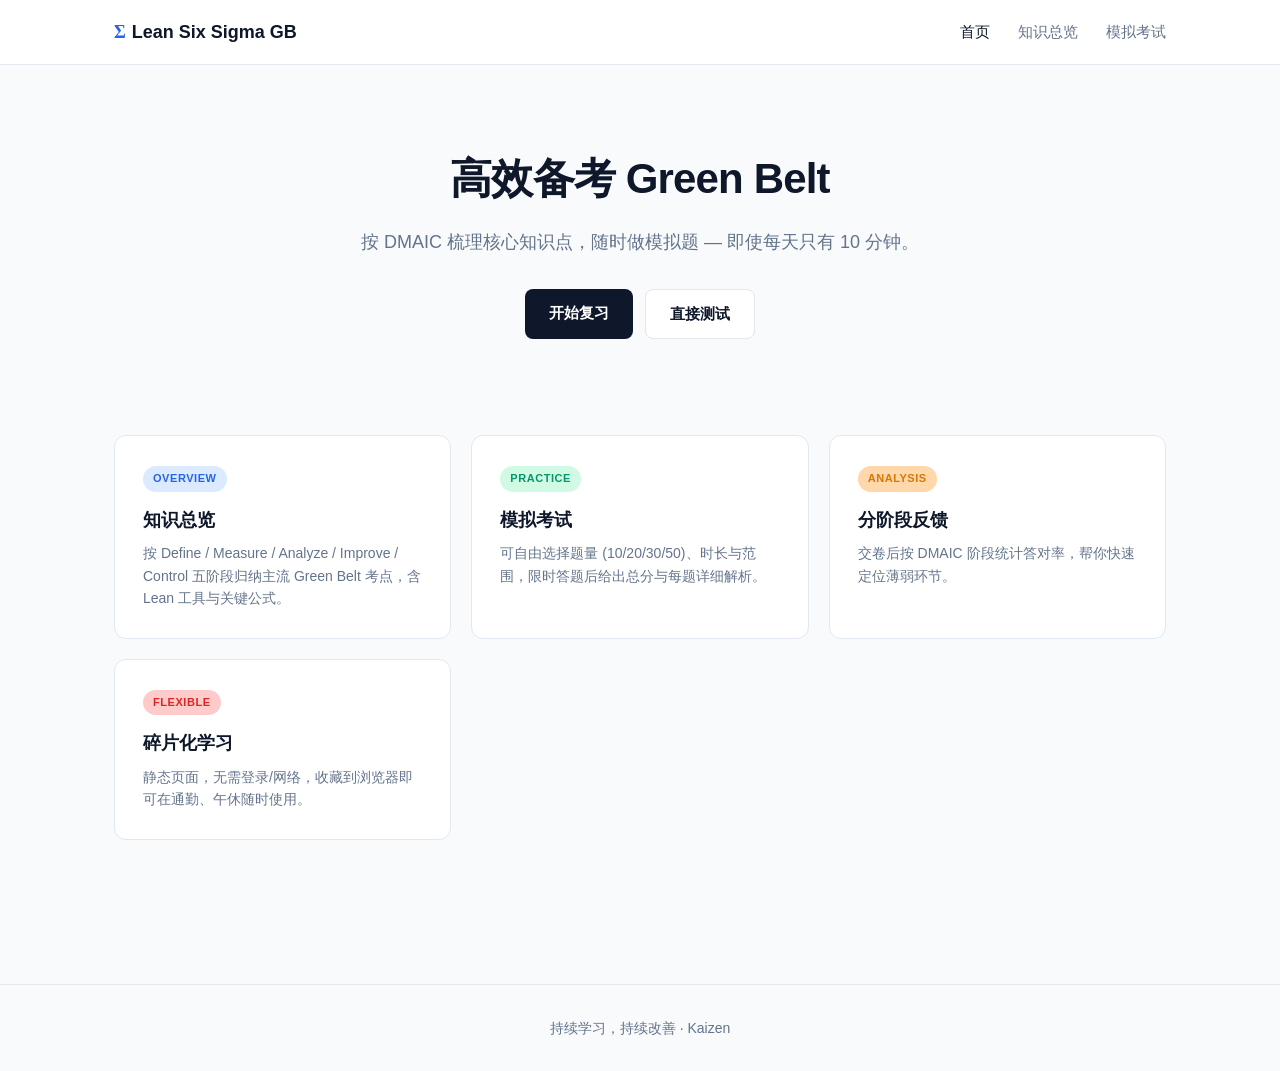
<file: index.html>
<!DOCTYPE html>
<html lang="zh-CN">
<head>
  <meta charset="UTF-8">
  <meta name="viewport" content="width=device-width, initial-scale=1.0">
  <title>Lean Six Sigma Green Belt 学习站</title>
  <link rel="stylesheet" href="css/styles.css">
</head>
<body>
  <header class="site-header">
    <div class="container nav">
      <a href="index.html" class="nav-brand"><span class="sigma">Σ</span>Lean Six Sigma GB</a>
      <ul class="nav-links">
        <li><a href="index.html" class="active">首页</a></li>
        <li><a href="overview.html">知识总览</a></li>
        <li><a href="exam.html">模拟考试</a></li>
      </ul>
    </div>
  </header>

  <main class="container">
    <section class="hero">
      <h1>高效备考 Green Belt</h1>
      <p>按 DMAIC 梳理核心知识点，随时做模拟题 — 即使每天只有 10 分钟。</p>
      <div class="hero-actions">
        <a href="overview.html" class="btn btn-primary">开始复习</a>
        <a href="exam.html" class="btn btn-secondary">直接测试</a>
      </div>
    </section>

    <section class="features">
      <div class="feature-card phase-define">
        <span class="badge">Overview</span>
        <h3>知识总览</h3>
        <p>按 Define / Measure / Analyze / Improve / Control 五阶段归纳主流 Green Belt 考点，含 Lean 工具与关键公式。</p>
      </div>
      <div class="feature-card phase-measure">
        <span class="badge">Practice</span>
        <h3>模拟考试</h3>
        <p>可自由选择题量 (10/20/30/50)、时长与范围，限时答题后给出总分与每题详细解析。</p>
      </div>
      <div class="feature-card phase-analyze">
        <span class="badge">Analysis</span>
        <h3>分阶段反馈</h3>
        <p>交卷后按 DMAIC 阶段统计答对率，帮你快速定位薄弱环节。</p>
      </div>
      <div class="feature-card phase-improve">
        <span class="badge">Flexible</span>
        <h3>碎片化学习</h3>
        <p>静态页面，无需登录/网络，收藏到浏览器即可在通勤、午休随时使用。</p>
      </div>
    </section>
  </main>

  <footer class="site-footer">
    <div class="container">
      持续学习，持续改善 · Kaizen
    </div>
  </footer>
</body>
</html>
</file>
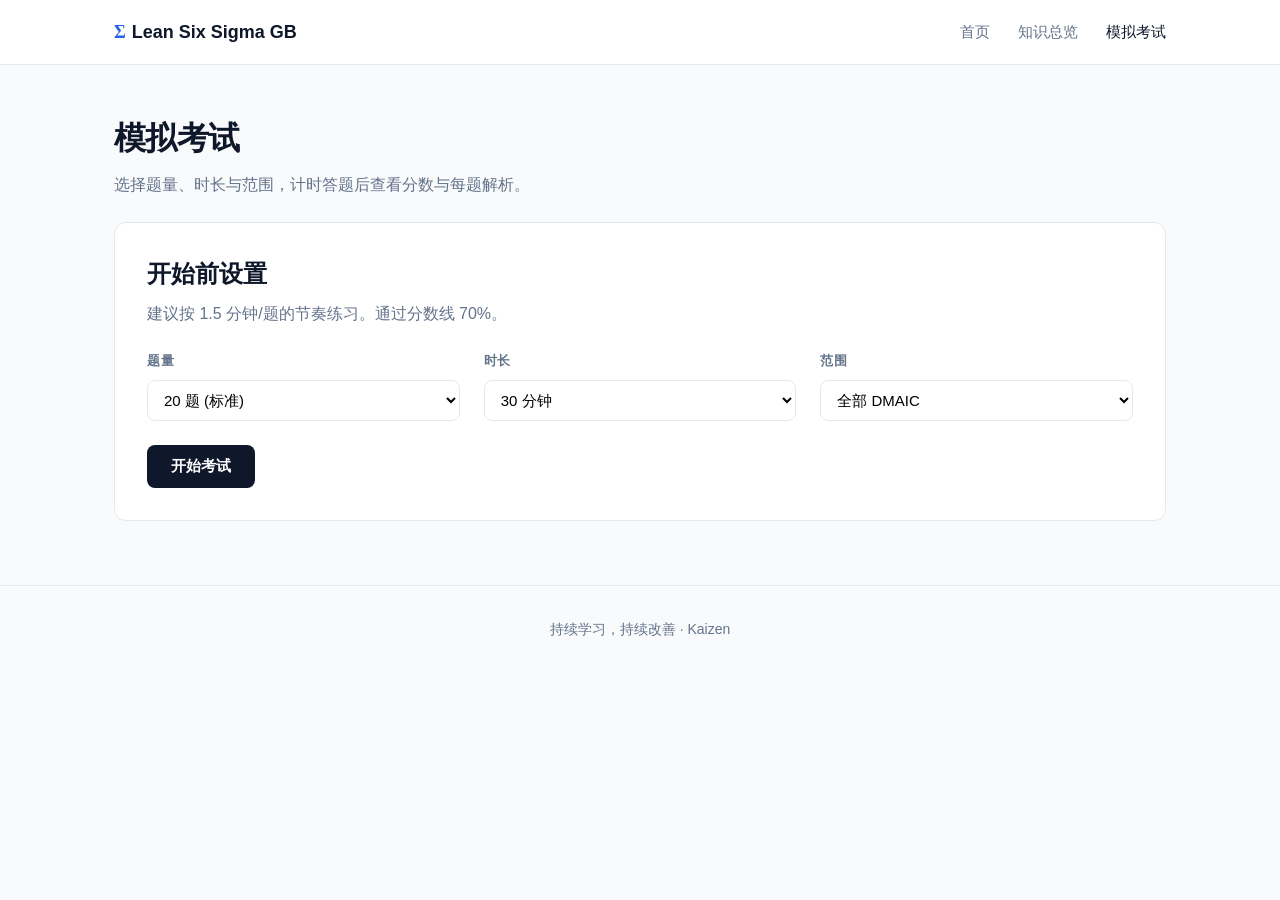
<file: exam.html>
<!DOCTYPE html>
<html lang="zh-CN">
<head>
  <meta charset="UTF-8">
  <meta name="viewport" content="width=device-width, initial-scale=1.0">
  <title>模拟考试 — Lean Six Sigma Green Belt</title>
  <link rel="stylesheet" href="css/styles.css">
</head>
<body>
  <header class="site-header">
    <div class="container nav">
      <a href="index.html" class="nav-brand"><span class="sigma">Σ</span>Lean Six Sigma GB</a>
      <ul class="nav-links">
        <li><a href="index.html">首页</a></li>
        <li><a href="overview.html">知识总览</a></li>
        <li><a href="exam.html" class="active">模拟考试</a></li>
      </ul>
    </div>
  </header>

  <main class="container">
    <div class="page-title">
      <h1>模拟考试</h1>
      <p>选择题量、时长与范围，计时答题后查看分数与每题解析。</p>
    </div>

    <section id="setup" class="exam-setup">
      <h2>开始前设置</h2>
      <p>建议按 1.5 分钟/题的节奏练习。通过分数线 70%。</p>
      <div class="setup-row">
        <div class="setup-field">
          <label for="num-questions">题量</label>
          <select id="num-questions">
            <option value="10">10 题 (快速练习)</option>
            <option value="20" selected>20 题 (标准)</option>
            <option value="30">30 题 (加强)</option>
            <option value="50">50 题 (全真模拟)</option>
          </select>
        </div>
        <div class="setup-field">
          <label for="duration">时长</label>
          <select id="duration">
            <option value="15">15 分钟</option>
            <option value="30" selected>30 分钟</option>
            <option value="45">45 分钟</option>
            <option value="60">60 分钟</option>
            <option value="90">90 分钟</option>
          </select>
        </div>
        <div class="setup-field">
          <label for="phase-filter">范围</label>
          <select id="phase-filter">
            <option value="all" selected>全部 DMAIC</option>
            <option value="define">仅 Define</option>
            <option value="measure">仅 Measure</option>
            <option value="analyze">仅 Analyze</option>
            <option value="improve">仅 Improve</option>
            <option value="control">仅 Control</option>
          </select>
        </div>
      </div>
      <button class="btn btn-primary" id="start-btn">开始考试</button>
    </section>

    <section id="exam" hidden>
      <div class="exam-bar">
        <div class="exam-progress" id="progress"></div>
        <div class="exam-timer" id="timer">00:00</div>
      </div>
      <div class="question-card" id="question"></div>
      <div class="exam-actions">
        <button class="btn btn-secondary" id="prev-btn">上一题</button>
        <button class="btn btn-primary" id="next-btn">下一题</button>
        <button class="btn btn-primary" id="submit-btn" style="display:none;">提交</button>
      </div>
    </section>

    <section id="results" class="results" hidden></section>
  </main>

  <footer class="site-footer">
    <div class="container">
      持续学习，持续改善 · Kaizen
    </div>
  </footer>

  <script src="js/questions.js"></script>
  <script src="js/exam.js"></script>
</body>
</html>
</file>
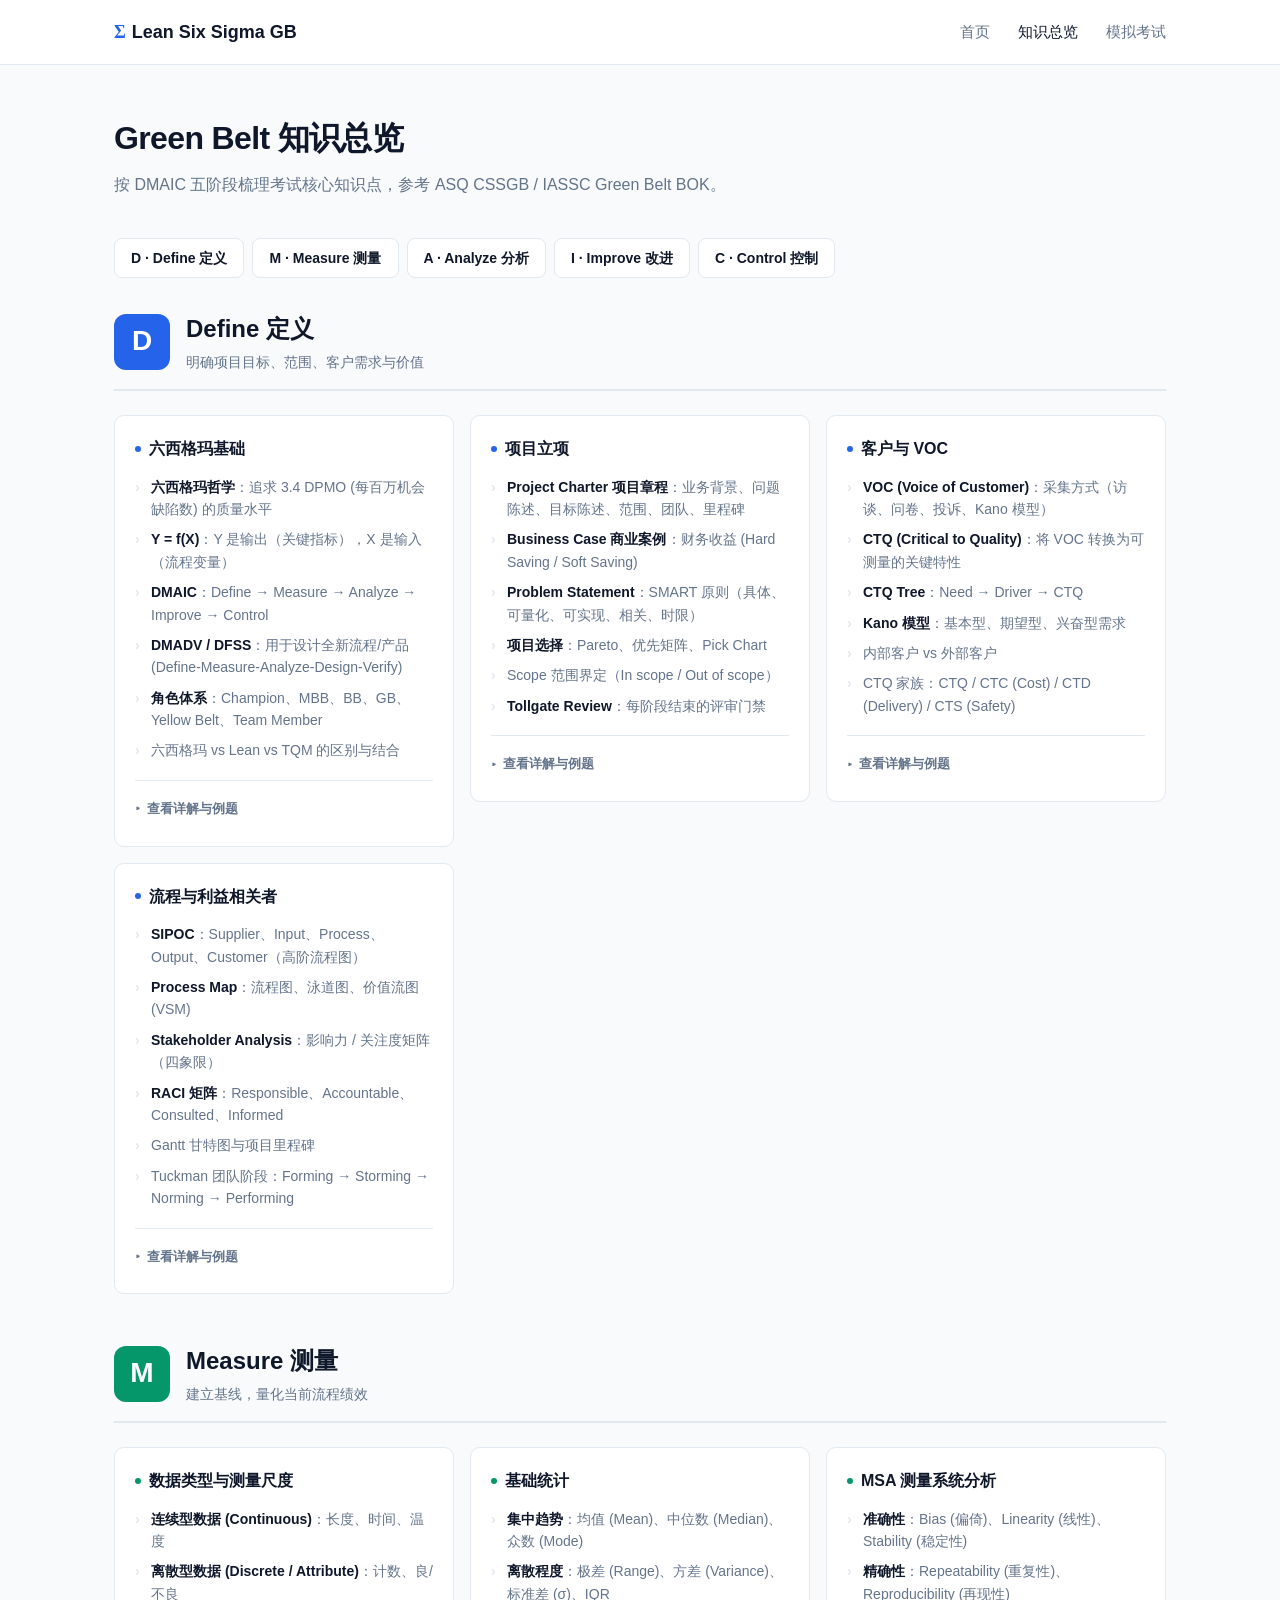
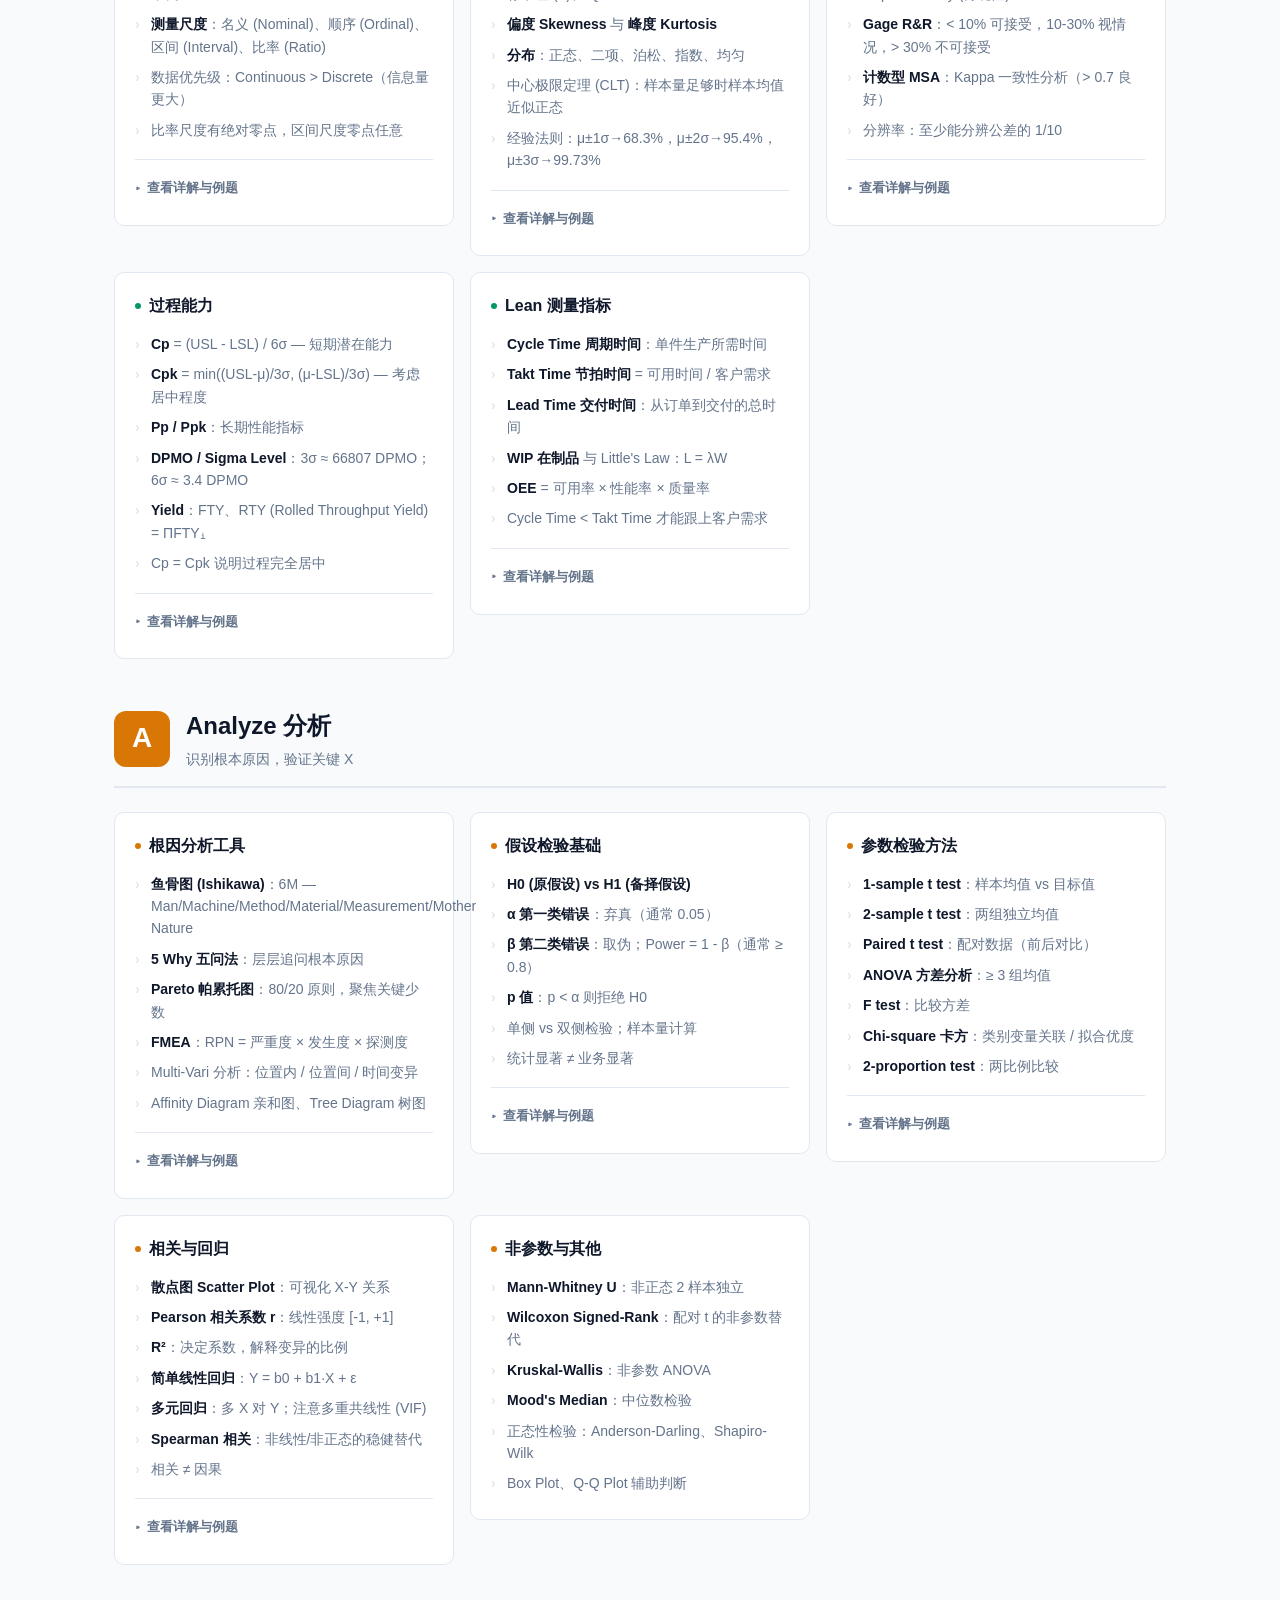
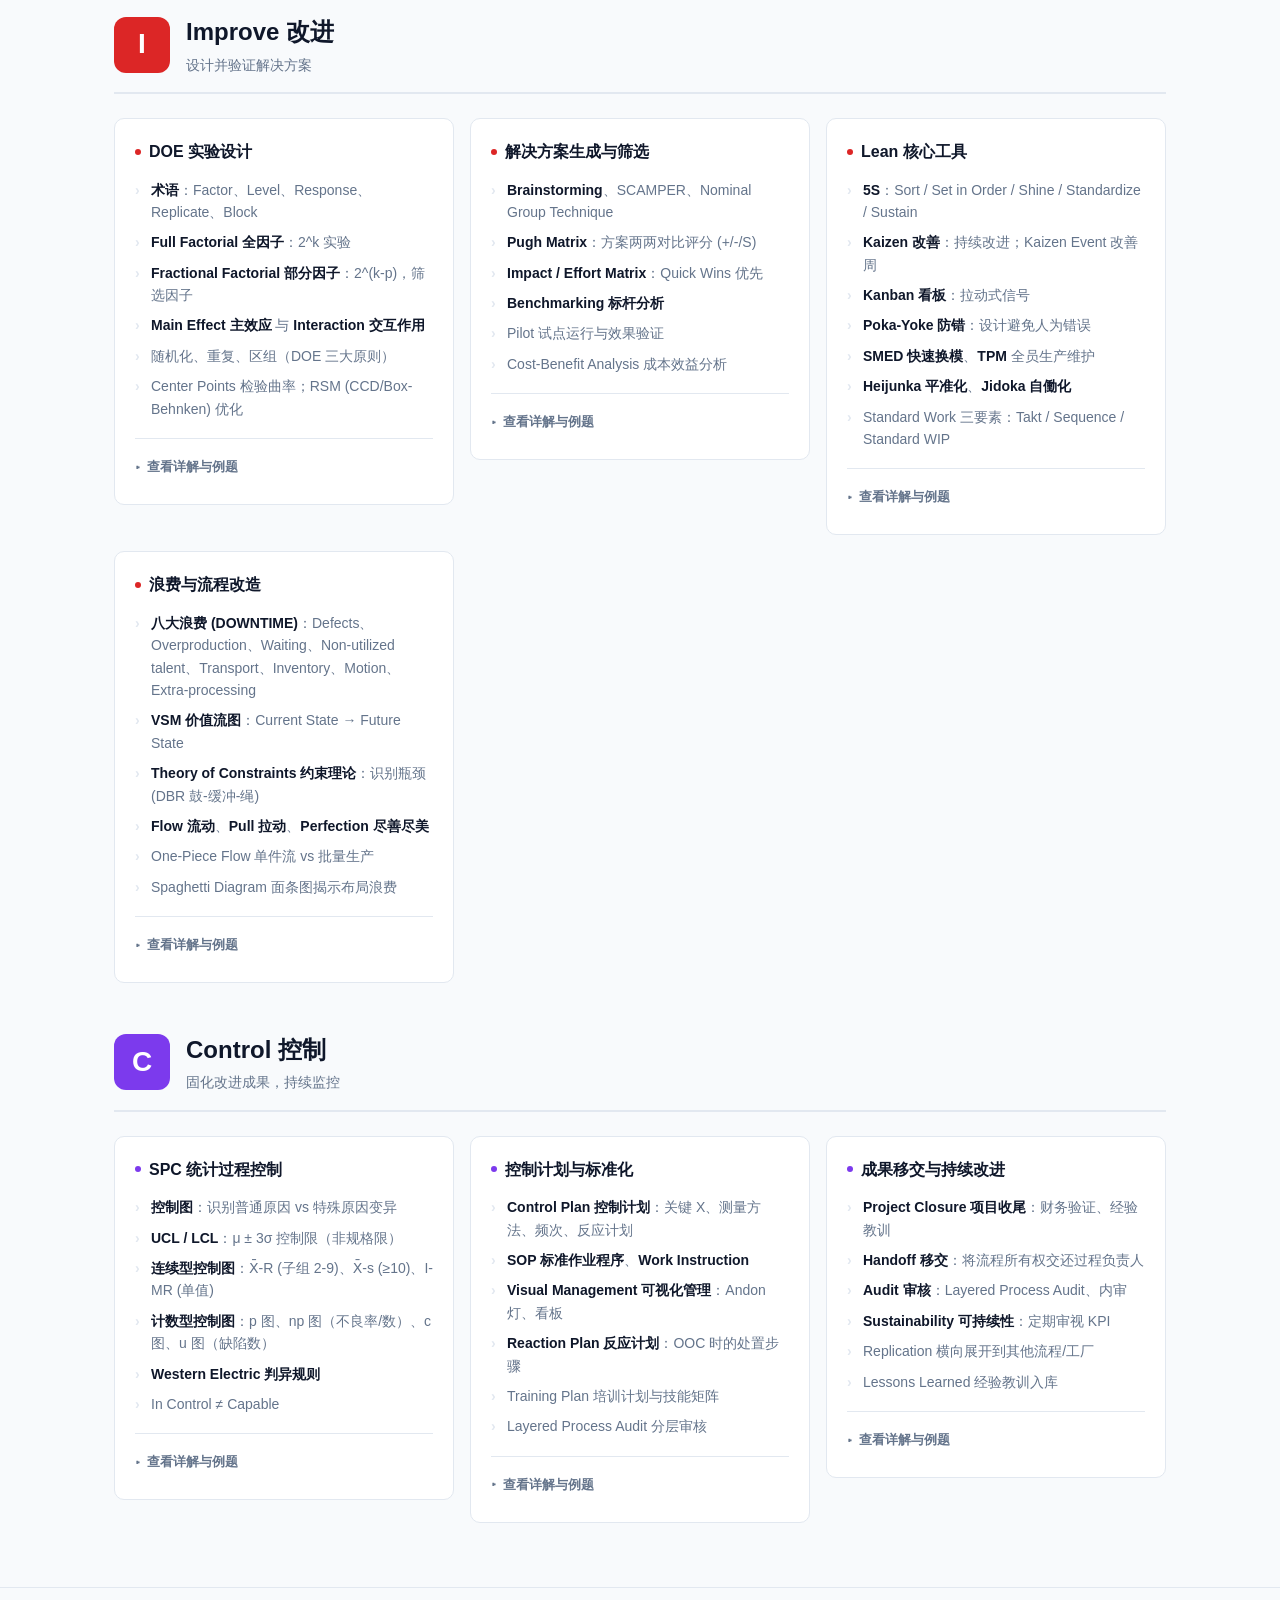
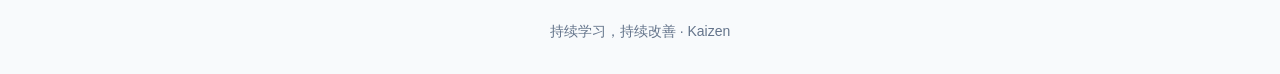
<file: overview.html>
<!DOCTYPE html>
<html lang="zh-CN">
<head>
  <meta charset="UTF-8">
  <meta name="viewport" content="width=device-width, initial-scale=1.0">
  <title>知识点总览 — Lean Six Sigma Green Belt</title>
  <link rel="stylesheet" href="css/styles.css">
</head>
<body>
  <header class="site-header">
    <div class="container nav">
      <a href="index.html" class="nav-brand"><span class="sigma">Σ</span>Lean Six Sigma GB</a>
      <ul class="nav-links">
        <li><a href="index.html">首页</a></li>
        <li><a href="overview.html" class="active">知识总览</a></li>
        <li><a href="exam.html">模拟考试</a></li>
      </ul>
    </div>
  </header>

  <main class="container">
    <div class="page-title">
      <h1>Green Belt 知识总览</h1>
      <p>按 DMAIC 五阶段梳理考试核心知识点，参考 ASQ CSSGB / IASSC Green Belt BOK。</p>
    </div>

    <nav class="phase-nav" id="phase-nav"></nav>

    <div id="phases"></div>
  </main>

  <footer class="site-footer">
    <div class="container">
      持续学习，持续改善 · Kaizen
    </div>
  </footer>

  <script src="js/overview-data.js"></script>
  <script>
    (function render() {
      const nav = document.getElementById('phase-nav');
      const root = document.getElementById('phases');

      function renderDetail(detail) {
        if (!detail) return '';
        let html = '<details class="topic-detail"><summary>查看详解与例题</summary><div class="topic-detail-body">';
        if (detail.concept) {
          html += '<div class="detail-concept">' + detail.concept + '</div>';
        }
        if (detail.formulas && detail.formulas.length) {
          html += '<div class="detail-formulas"><div class="detail-label">关键公式</div><ul>';
          detail.formulas.forEach(f => { html += '<li><code>' + f + '</code></li>'; });
          html += '</ul></div>';
        }
        if (detail.examples && detail.examples.length) {
          detail.examples.forEach(ex => {
            html += '<div class="detail-example">';
            if (ex.title) html += '<div class="example-title">' + ex.title + '</div>';
            html += '<div class="example-problem"><span class="example-tag">题目</span>' + ex.problem + '</div>';
            html += '<div class="example-solution"><span class="example-tag solution">解答</span>' + ex.solution + '</div>';
            html += '</div>';
          });
        }
        html += '</div></details>';
        return html;
      }

      OVERVIEW_DATA.forEach(phase => {
        const chip = document.createElement('a');
        chip.href = '#' + phase.id;
        chip.className = 'phase-chip';
        chip.textContent = phase.letter + ' · ' + phase.title;
        nav.appendChild(chip);

        const section = document.createElement('section');
        section.className = 'phase-section ' + phase.phaseClass;
        section.id = phase.id;

        const header = document.createElement('div');
        header.className = 'phase-header';
        header.innerHTML = `
          <div class="phase-letter">${phase.letter}</div>
          <div>
            <div class="phase-title">${phase.title}</div>
            <div class="phase-subtitle">${phase.subtitle}</div>
          </div>
        `;
        section.appendChild(header);

        const grid = document.createElement('div');
        grid.className = 'topic-grid';
        phase.topics.forEach(topic => {
          const card = document.createElement('div');
          card.className = 'topic-card';
          const ul = topic.items.map(i => `<li>${i}</li>`).join('');
          card.innerHTML = `<h4>${topic.name}</h4><ul>${ul}</ul>${renderDetail(topic.detail)}`;
          grid.appendChild(card);
        });
        section.appendChild(grid);
        root.appendChild(section);
      });
    })();
  </script>
</body>
</html>
</file>
<file: css/styles.css>
:root {
  --define: #2563eb;
  --measure: #059669;
  --analyze: #d97706;
  --improve: #dc2626;
  --control: #7c3aed;
  --lean: #0891b2;
  --bg: #f8fafc;
  --card: #ffffff;
  --text: #0f172a;
  --muted: #64748b;
  --border: #e2e8f0;
  --correct: #16a34a;
  --wrong: #dc2626;
  --shadow: 0 1px 3px rgba(15, 23, 42, 0.08), 0 1px 2px rgba(15, 23, 42, 0.04);
  --shadow-lg: 0 10px 15px -3px rgba(15, 23, 42, 0.1), 0 4px 6px -4px rgba(15, 23, 42, 0.1);
}

* {
  box-sizing: border-box;
  margin: 0;
  padding: 0;
}

html, body {
  font-family: -apple-system, "Segoe UI", "PingFang SC", "Microsoft YaHei", Roboto, sans-serif;
  background: var(--bg);
  color: var(--text);
  line-height: 1.6;
  font-size: 16px;
}

a {
  color: var(--define);
  text-decoration: none;
}

a:hover {
  text-decoration: underline;
}

.container {
  max-width: 1100px;
  margin: 0 auto;
  padding: 0 24px;
}

/* ============ Header / Nav ============ */
.site-header {
  background: var(--card);
  border-bottom: 1px solid var(--border);
  position: sticky;
  top: 0;
  z-index: 10;
}

.nav {
  display: flex;
  align-items: center;
  justify-content: space-between;
  height: 64px;
}

.nav-brand {
  font-weight: 700;
  font-size: 18px;
  color: var(--text);
}

.nav-brand .sigma {
  color: var(--define);
  font-family: "Cambria Math", serif;
  margin-right: 6px;
}

.nav-links {
  display: flex;
  gap: 28px;
  list-style: none;
}

.nav-links a {
  color: var(--muted);
  font-weight: 500;
  font-size: 15px;
  transition: color 0.15s;
}

.nav-links a:hover,
.nav-links a.active {
  color: var(--text);
  text-decoration: none;
}

/* ============ Hero ============ */
.hero {
  padding: 80px 0 64px;
  text-align: center;
}

.hero h1 {
  font-size: 42px;
  font-weight: 800;
  letter-spacing: -0.02em;
  margin-bottom: 16px;
}

.hero p {
  font-size: 18px;
  color: var(--muted);
  max-width: 640px;
  margin: 0 auto 32px;
}

.hero-actions {
  display: flex;
  gap: 12px;
  justify-content: center;
  flex-wrap: wrap;
}

.btn {
  display: inline-block;
  padding: 12px 24px;
  border-radius: 8px;
  font-weight: 600;
  font-size: 15px;
  cursor: pointer;
  border: none;
  transition: all 0.15s;
  text-decoration: none;
}

.btn-primary {
  background: var(--text);
  color: white;
}

.btn-primary:hover {
  background: #1e293b;
  text-decoration: none;
}

.btn-secondary {
  background: var(--card);
  color: var(--text);
  border: 1px solid var(--border);
}

.btn-secondary:hover {
  background: var(--bg);
  text-decoration: none;
}

.btn:disabled {
  opacity: 0.5;
  cursor: not-allowed;
}

/* ============ Feature cards ============ */
.features {
  display: grid;
  grid-template-columns: repeat(auto-fit, minmax(260px, 1fr));
  gap: 20px;
  padding: 32px 0 80px;
}

.feature-card {
  background: var(--card);
  border: 1px solid var(--border);
  border-radius: 12px;
  padding: 28px;
  transition: transform 0.15s, box-shadow 0.15s;
}

.feature-card:hover {
  transform: translateY(-2px);
  box-shadow: var(--shadow-lg);
}

.feature-card h3 {
  font-size: 18px;
  margin-bottom: 8px;
}

.feature-card p {
  color: var(--muted);
  font-size: 14px;
}

.feature-card .badge {
  display: inline-block;
  padding: 4px 10px;
  border-radius: 999px;
  font-size: 11px;
  font-weight: 600;
  margin-bottom: 14px;
  letter-spacing: 0.05em;
  text-transform: uppercase;
}

/* ============ Page title ============ */
.page-title {
  padding: 48px 0 24px;
}

.page-title h1 {
  font-size: 32px;
  font-weight: 700;
  letter-spacing: -0.02em;
  margin-bottom: 8px;
}

.page-title p {
  color: var(--muted);
  font-size: 16px;
}

/* ============ Overview / Phase sections ============ */
.phase-nav {
  display: flex;
  gap: 8px;
  flex-wrap: wrap;
  padding: 16px 0 32px;
  position: sticky;
  top: 64px;
  background: var(--bg);
  z-index: 5;
}

.phase-chip {
  padding: 8px 16px;
  border-radius: 8px;
  font-size: 14px;
  font-weight: 600;
  cursor: pointer;
  border: 1px solid var(--border);
  background: var(--card);
  color: var(--text);
  transition: all 0.15s;
}

.phase-chip:hover {
  border-color: var(--muted);
}

.phase-section {
  margin-bottom: 48px;
  scroll-margin-top: 140px;
}

.phase-header {
  display: flex;
  align-items: center;
  gap: 16px;
  padding-bottom: 16px;
  margin-bottom: 24px;
  border-bottom: 2px solid var(--border);
}

.phase-letter {
  width: 56px;
  height: 56px;
  border-radius: 12px;
  display: flex;
  align-items: center;
  justify-content: center;
  font-weight: 800;
  font-size: 28px;
  color: white;
  flex-shrink: 0;
}

.phase-title {
  font-size: 24px;
  font-weight: 700;
}

.phase-subtitle {
  color: var(--muted);
  font-size: 14px;
  margin-top: 2px;
}

.topic-grid {
  display: grid;
  grid-template-columns: repeat(auto-fill, minmax(340px, 1fr));
  gap: 16px;
  align-items: start;
}

.topic-card {
  background: var(--card);
  border: 1px solid var(--border);
  border-radius: 10px;
  padding: 20px;
}

.topic-card h4 {
  font-size: 16px;
  font-weight: 600;
  margin-bottom: 10px;
  display: flex;
  align-items: center;
  gap: 8px;
}

.topic-card h4::before {
  content: "";
  width: 6px;
  height: 6px;
  border-radius: 50%;
  background: var(--muted);
}

.topic-card ul {
  list-style: none;
  padding: 0;
}

.topic-card li {
  font-size: 14px;
  color: var(--muted);
  padding: 4px 0;
  padding-left: 16px;
  position: relative;
}

.topic-card li::before {
  content: "›";
  position: absolute;
  left: 0;
  color: var(--border);
  font-weight: 700;
}

.topic-card li strong {
  color: var(--text);
  font-weight: 600;
}

/* ============ Topic detail / examples ============ */
.topic-detail {
  margin-top: 14px;
  border-top: 1px solid var(--border);
  padding-top: 12px;
}

.topic-detail > summary {
  cursor: pointer;
  font-size: 13px;
  font-weight: 600;
  color: var(--muted);
  padding: 6px 0;
  list-style: none;
  user-select: none;
  display: flex;
  align-items: center;
  gap: 6px;
}

.topic-detail > summary::-webkit-details-marker { display: none; }

.topic-detail > summary::before {
  content: "▸";
  display: inline-block;
  transition: transform 0.15s;
  color: var(--muted);
  font-size: 11px;
}

.topic-detail[open] > summary::before {
  transform: rotate(90deg);
}

.topic-detail[open] > summary {
  color: var(--text);
  margin-bottom: 12px;
}

.topic-detail-body {
  font-size: 14px;
  line-height: 1.65;
  color: var(--text);
}

.topic-detail-body p {
  margin: 0 0 10px;
}

.topic-detail-body ul,
.topic-detail-body ol {
  margin: 6px 0 12px 20px;
  padding: 0;
}

.topic-detail-body ul li,
.topic-detail-body ol li {
  padding: 2px 0;
  list-style: disc;
  color: var(--text);
}

.topic-detail-body ol li { list-style: decimal; }

.topic-detail-body ul li::before,
.topic-detail-body ol li::before { content: none; }

.topic-detail-body blockquote {
  margin: 8px 0;
  font-style: normal;
}

.topic-detail-body table {
  margin: 10px 0;
}

.topic-detail-body code {
  font-family: "SF Mono", Menlo, Consolas, monospace;
  font-size: 13px;
  background: var(--bg);
  padding: 2px 6px;
  border-radius: 4px;
  color: var(--text);
}

.detail-label {
  font-size: 12px;
  font-weight: 700;
  text-transform: uppercase;
  letter-spacing: 0.08em;
  color: var(--muted);
  margin-bottom: 6px;
}

.detail-formulas {
  background: var(--bg);
  border-left: 3px solid var(--border);
  padding: 10px 14px;
  border-radius: 4px;
  margin: 10px 0 14px;
}

.detail-formulas ul {
  margin: 0 !important;
  padding-left: 0 !important;
  list-style: none !important;
}

.detail-formulas li {
  list-style: none !important;
  padding: 3px 0 !important;
}

.detail-example {
  margin: 14px 0;
  padding: 14px 16px;
  background: #fafbff;
  border: 1px solid var(--border);
  border-radius: 8px;
}

.example-title {
  font-weight: 700;
  font-size: 14px;
  margin-bottom: 8px;
  color: var(--text);
}

.example-tag {
  display: inline-block;
  padding: 2px 8px;
  border-radius: 4px;
  font-size: 11px;
  font-weight: 700;
  letter-spacing: 0.05em;
  text-transform: uppercase;
  background: #dbeafe;
  color: var(--define);
  margin-right: 8px;
  vertical-align: middle;
}

.example-tag.solution {
  background: #d1fae5;
  color: var(--measure);
}

.example-problem {
  margin-bottom: 10px;
  color: var(--text);
}

.example-solution {
  border-top: 1px dashed var(--border);
  padding-top: 10px;
  color: var(--text);
}

.example-solution p {
  margin: 6px 0;
}

/* Phase color accents */
.phase-define .phase-letter { background: var(--define); }
.phase-define .topic-card h4::before { background: var(--define); }
.phase-define .badge { background: #dbeafe; color: var(--define); }

.phase-measure .phase-letter { background: var(--measure); }
.phase-measure .topic-card h4::before { background: var(--measure); }
.phase-measure .badge { background: #d1fae5; color: var(--measure); }

.phase-analyze .phase-letter { background: var(--analyze); }
.phase-analyze .topic-card h4::before { background: var(--analyze); }
.phase-analyze .badge { background: #fed7aa; color: var(--analyze); }

.phase-improve .phase-letter { background: var(--improve); }
.phase-improve .topic-card h4::before { background: var(--improve); }
.phase-improve .badge { background: #fecaca; color: var(--improve); }

.phase-control .phase-letter { background: var(--control); }
.phase-control .topic-card h4::before { background: var(--control); }
.phase-control .badge { background: #ede9fe; color: var(--control); }

.phase-lean .phase-letter { background: var(--lean); }
.phase-lean .topic-card h4::before { background: var(--lean); }
.phase-lean .badge { background: #cffafe; color: var(--lean); }

/* ============ Exam page ============ */
.exam-setup {
  background: var(--card);
  border: 1px solid var(--border);
  border-radius: 12px;
  padding: 32px;
  margin-bottom: 32px;
}

.exam-setup h2 {
  margin-bottom: 8px;
}

.exam-setup p {
  color: var(--muted);
  margin-bottom: 24px;
}

.setup-row {
  display: flex;
  gap: 24px;
  flex-wrap: wrap;
  margin-bottom: 24px;
}

.setup-field {
  flex: 1;
  min-width: 200px;
}

.setup-field label {
  display: block;
  font-size: 13px;
  font-weight: 600;
  color: var(--muted);
  text-transform: uppercase;
  letter-spacing: 0.05em;
  margin-bottom: 8px;
}

.setup-field select,
.setup-field input {
  width: 100%;
  padding: 10px 12px;
  border-radius: 8px;
  border: 1px solid var(--border);
  font-size: 15px;
  background: var(--card);
}

.exam-bar {
  display: flex;
  justify-content: space-between;
  align-items: center;
  background: var(--card);
  border: 1px solid var(--border);
  border-radius: 12px;
  padding: 16px 24px;
  margin-bottom: 24px;
  position: sticky;
  top: 80px;
  z-index: 4;
}

.exam-progress {
  font-weight: 600;
}

.exam-progress span {
  color: var(--muted);
  font-weight: 500;
}

.exam-timer {
  font-family: "SF Mono", Menlo, Consolas, monospace;
  font-size: 18px;
  font-weight: 700;
  padding: 6px 14px;
  background: var(--bg);
  border-radius: 8px;
}

.exam-timer.warning {
  color: var(--improve);
  background: #fef2f2;
}

.question-card {
  background: var(--card);
  border: 1px solid var(--border);
  border-radius: 12px;
  padding: 32px;
  margin-bottom: 16px;
}

.question-number {
  font-size: 13px;
  font-weight: 600;
  color: var(--muted);
  text-transform: uppercase;
  letter-spacing: 0.08em;
  margin-bottom: 12px;
}

.question-text {
  font-size: 17px;
  font-weight: 500;
  margin-bottom: 20px;
  line-height: 1.5;
}

.question-tag {
  display: inline-block;
  padding: 3px 10px;
  border-radius: 4px;
  font-size: 12px;
  font-weight: 600;
  background: var(--bg);
  color: var(--muted);
  margin-left: 8px;
  vertical-align: middle;
}

.options {
  display: flex;
  flex-direction: column;
  gap: 10px;
}

.option {
  display: flex;
  align-items: flex-start;
  gap: 12px;
  padding: 14px 18px;
  border: 1px solid var(--border);
  border-radius: 8px;
  cursor: pointer;
  transition: all 0.1s;
  background: var(--card);
}

.option:hover {
  border-color: var(--muted);
  background: var(--bg);
}

.option input {
  margin-top: 3px;
  accent-color: var(--define);
}

.option.selected {
  border-color: var(--define);
  background: #eff6ff;
}

.option.correct {
  border-color: var(--correct);
  background: #f0fdf4;
}

.option.wrong {
  border-color: var(--wrong);
  background: #fef2f2;
}

.option-text {
  flex: 1;
  font-size: 15px;
}

.option-letter {
  font-weight: 700;
  color: var(--muted);
  min-width: 20px;
}

.explanation {
  margin-top: 16px;
  padding: 14px 18px;
  background: var(--bg);
  border-left: 3px solid var(--define);
  border-radius: 4px;
  font-size: 14px;
  color: var(--text);
}

.explanation strong {
  display: block;
  margin-bottom: 4px;
  color: var(--define);
  font-size: 13px;
  text-transform: uppercase;
  letter-spacing: 0.05em;
}

.exam-actions {
  display: flex;
  justify-content: space-between;
  gap: 12px;
  margin-top: 24px;
}

/* ============ Results ============ */
.results {
  background: var(--card);
  border: 1px solid var(--border);
  border-radius: 12px;
  padding: 40px;
  text-align: center;
  margin-bottom: 32px;
}

.score-circle {
  width: 160px;
  height: 160px;
  margin: 0 auto 24px;
  border-radius: 50%;
  display: flex;
  flex-direction: column;
  align-items: center;
  justify-content: center;
  color: white;
  font-weight: 700;
}

.score-circle.pass { background: var(--correct); }
.score-circle.fail { background: var(--wrong); }

.score-number {
  font-size: 48px;
  line-height: 1;
}

.score-label {
  font-size: 13px;
  opacity: 0.9;
  letter-spacing: 0.08em;
  text-transform: uppercase;
  margin-top: 4px;
}

.results h2 {
  font-size: 24px;
  margin-bottom: 8px;
}

.results-summary {
  color: var(--muted);
  margin-bottom: 24px;
}

.results-breakdown {
  display: grid;
  grid-template-columns: repeat(auto-fit, minmax(140px, 1fr));
  gap: 12px;
  margin-bottom: 32px;
  text-align: left;
}

.breakdown-item {
  padding: 14px 16px;
  background: var(--bg);
  border-radius: 8px;
}

.breakdown-label {
  font-size: 12px;
  color: var(--muted);
  text-transform: uppercase;
  letter-spacing: 0.05em;
  margin-bottom: 4px;
}

.breakdown-value {
  font-size: 18px;
  font-weight: 700;
}

.results-actions {
  display: flex;
  gap: 12px;
  justify-content: center;
  flex-wrap: wrap;
}

/* ============ Footer ============ */
.site-footer {
  border-top: 1px solid var(--border);
  padding: 32px 0;
  margin-top: 64px;
  text-align: center;
  color: var(--muted);
  font-size: 14px;
}

@media (max-width: 640px) {
  .hero h1 { font-size: 32px; }
  .hero { padding: 48px 0 32px; }
  .nav-links { gap: 16px; }
  .nav-links a { font-size: 14px; }
  .question-card, .exam-setup, .results { padding: 20px; }
  .exam-bar { padding: 12px 16px; }
  .score-circle { width: 120px; height: 120px; }
  .score-number { font-size: 36px; }
}
</file>
